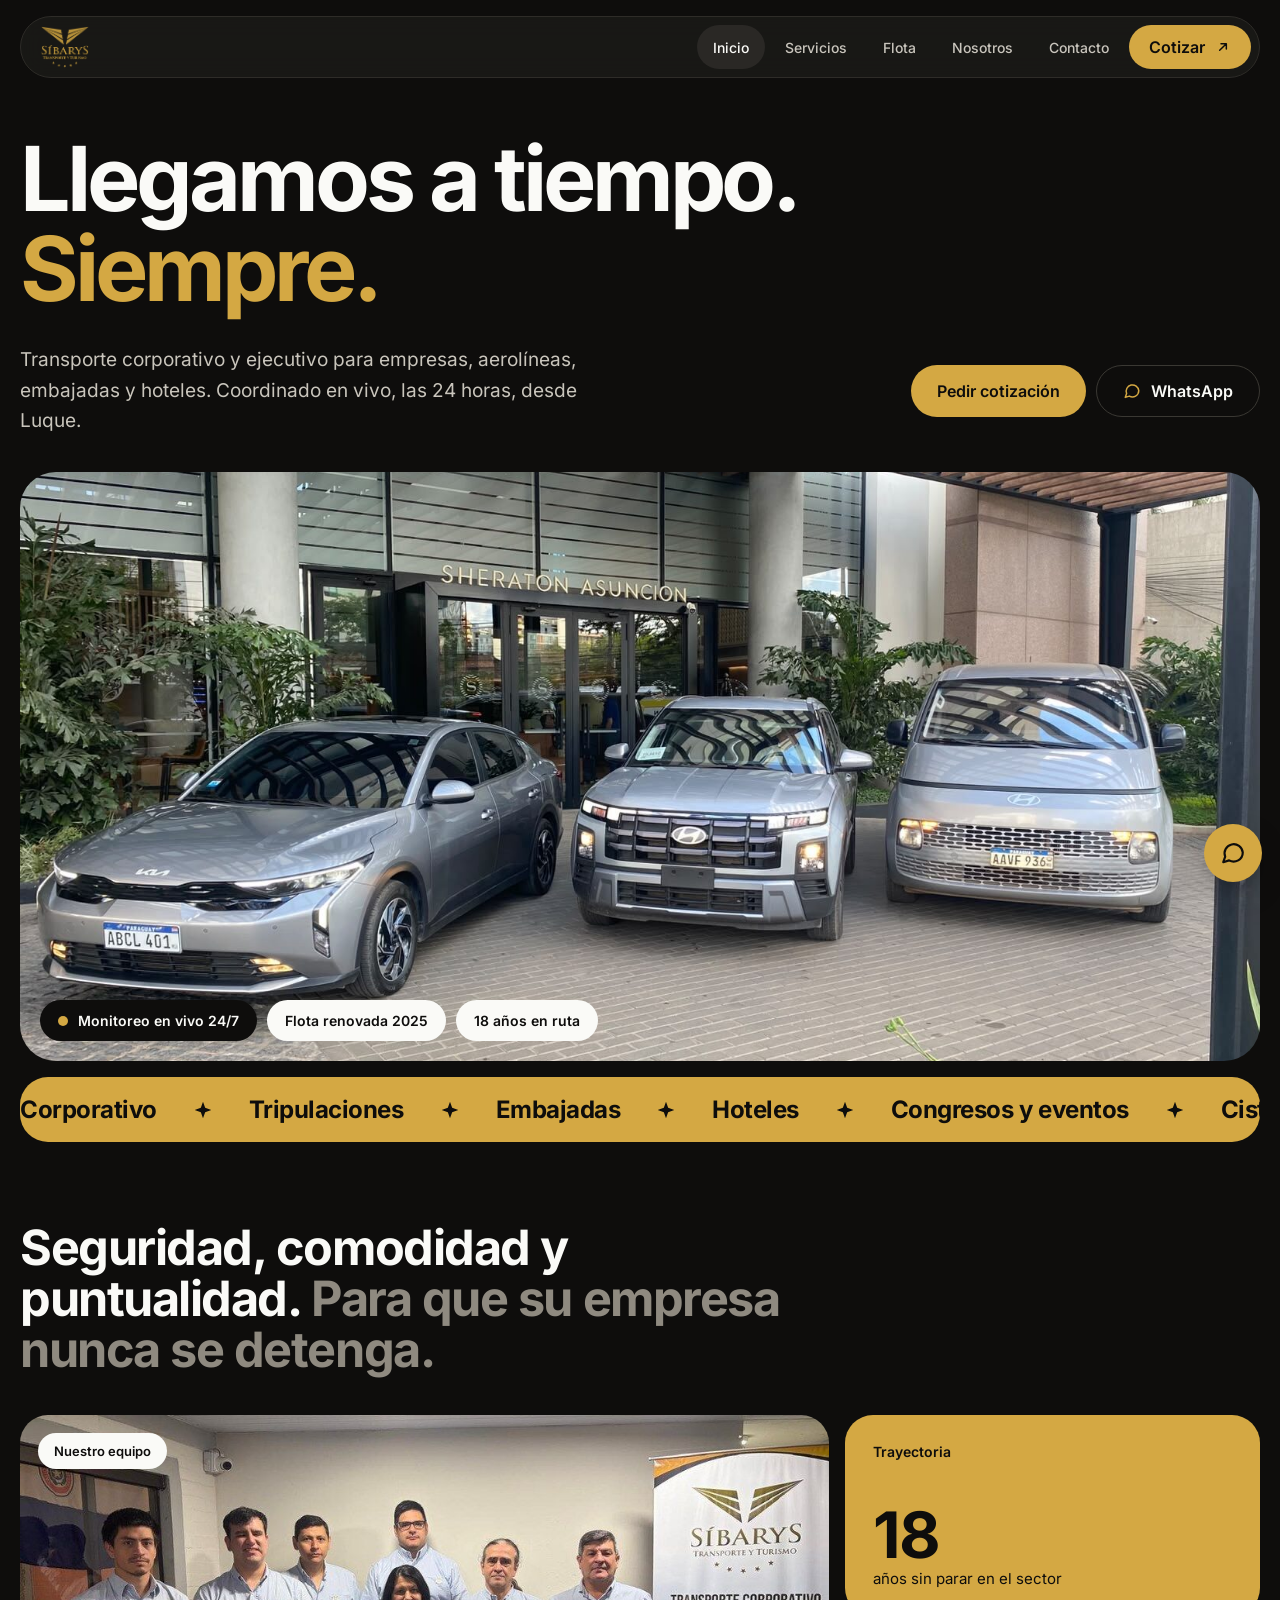
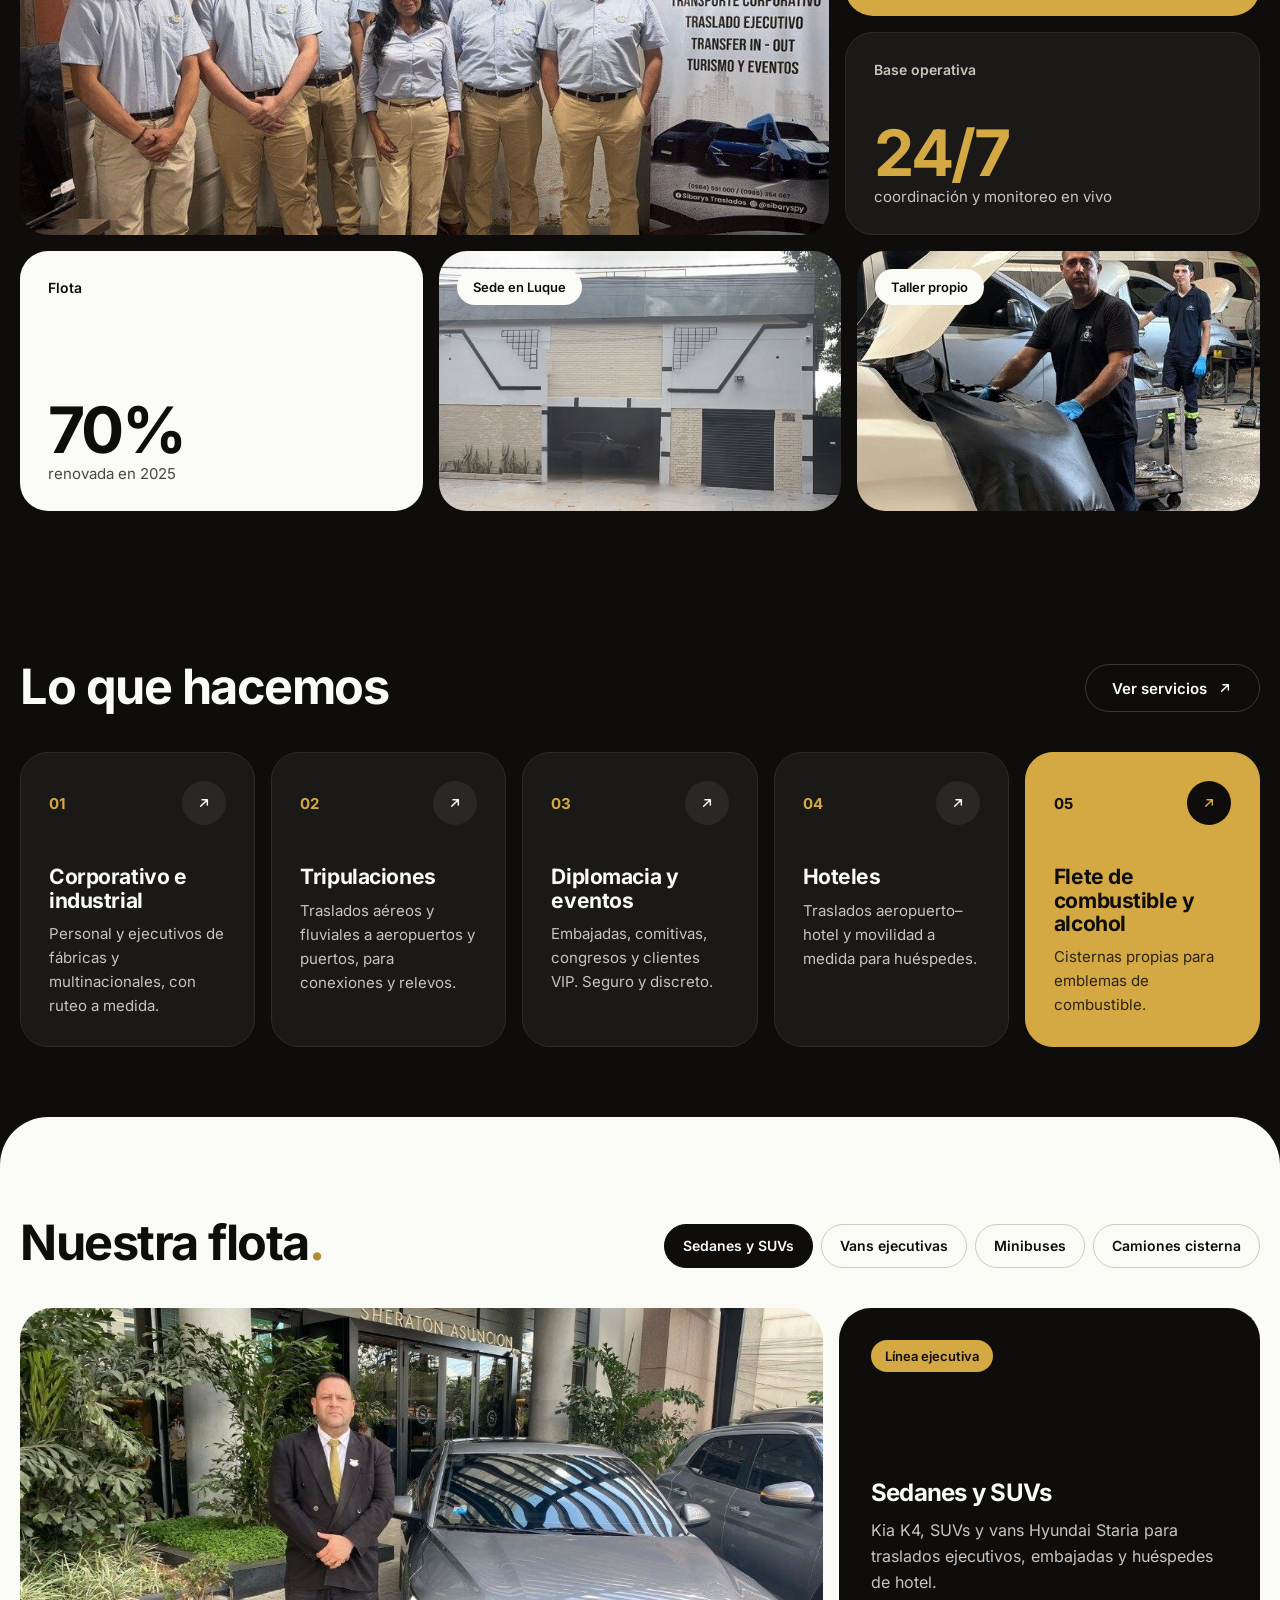
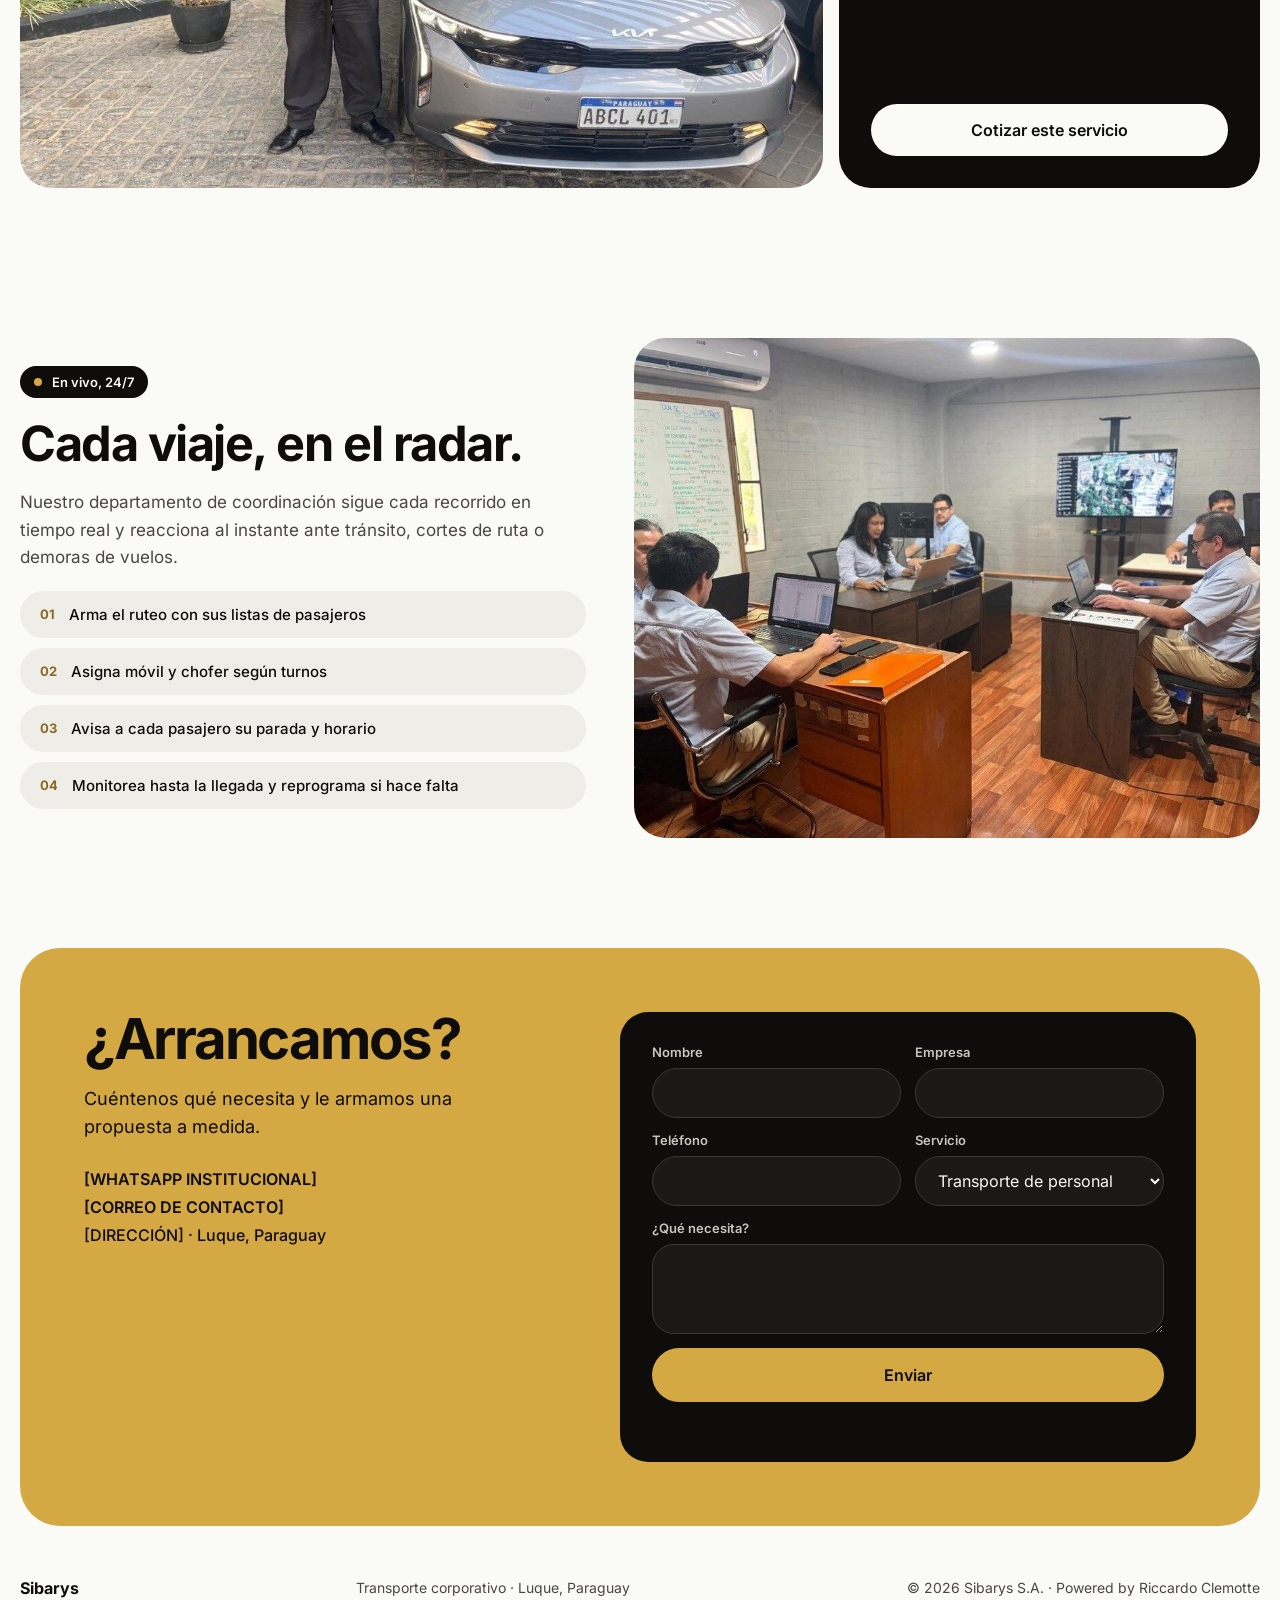
<file: index.html>
<!doctype html>
<html lang="es">
<head>
<meta charset="utf-8">
<meta name="viewport" content="width=device-width, initial-scale=1">
<title>Sibarys · Transporte corporativo en Paraguay</title>
<meta name="description" content="Transporte corporativo y ejecutivo para empresas, aerolíneas, embajadas y hoteles. Coordinación y monitoreo 24/7 desde Luque, Paraguay.">
<meta name="theme-color" content="#0E0D0C">
<meta property="og:title" content="Sibarys · Transporte corporativo en Paraguay">
<meta property="og:description" content="Transporte corporativo y ejecutivo para empresas, aerolíneas, embajadas y hoteles. Coordinación y monitoreo 24/7 desde Luque, Paraguay.">
<meta property="og:image" content="img/og.jpg">
<meta property="og:type" content="website">
<meta property="og:locale" content="es_PY">
<link rel="icon" type="image/png" href="img/favicon.png">
<link rel="preload" href="fonts/inter-latin-700-normal.woff2" as="font" type="font/woff2" crossorigin>
<link rel="stylesheet" href="styles.css">
<script src="app.js" defer></script>
</head>
<body>
<div class="nav-wrap contenedor">
  <header class="nav">
    <a class="nav-logo" href="index.html"><img src="img/logo.png" alt="Sibarys Transporte Corporativo" width="48" height="42"></a>
    <button class="btn-menu" type="button" aria-label="Abrir menú" aria-expanded="false"><svg aria-hidden="true" width="20" height="20" viewBox="0 0 24 24" fill="none" stroke="currentColor" stroke-width="2.2" stroke-linecap="round"><path d="M4 7h16M4 12h16M4 17h16"/></svg></button>
    <nav class="nav-links" aria-label="Principal">
      <a href="index.html" class="activo" aria-current="page">Inicio</a>
      <a href="servicios.html">Servicios</a>
      <a href="index.html#flota">Flota</a>
      <a href="index.html#nosotros">Nosotros</a>
      <a href="#contacto">Contacto</a>
      <a class="boton boton-oro" href="#contacto">Cotizar <svg aria-hidden="true" width="16" height="16" viewBox="0 0 24 24" fill="none" stroke="currentColor" stroke-width="2.2" stroke-linecap="round" stroke-linejoin="round"><path d="M7 17L17 7M9 7h8v8"/></svg></a>
    </nav>
  </header>
</div>

<main>
<section class="contenedor hero">
  <div class="hero-top">
    <h1>Llegamos a tiempo.<br><span class="oro">Siempre.</span></h1>
    <div class="hero-texto">
      <p>Transporte corporativo y ejecutivo para empresas, aerolíneas, embajadas y hoteles. Coordinado en vivo, las 24 horas, desde Luque.</p>
      <div class="acciones">
        <a class="boton boton-oro" href="#contacto">Pedir cotización</a>
        <a class="boton boton-borde" href="#contacto" data-whatsapp="#contacto"><span class="oro" style="display:flex"><svg aria-hidden="true" width="18" height="18" viewBox="0 0 24 24" fill="none" stroke="currentColor" stroke-width="2" stroke-linecap="round" stroke-linejoin="round"><path d="M21 11.5a8.4 8.4 0 0 1-12.6 7.3L3 20.5l1.8-5.2A8.4 8.4 0 1 1 21 11.5z"/></svg></span>WhatsApp</a>
      </div>
    </div>
  </div>
  <div class="hero-foto">
    <img src="img/linea-ejecutiva.jpg" alt="Sedán, SUV y van de la línea ejecutiva de Sibarys" width="1600" height="1200" fetchpriority="high">
    <div class="chips">
      <span class="chip chip-oscuro"><span class="punto vivo" aria-hidden="true"></span>Monitoreo en vivo 24/7</span>
      <span class="chip">Flota renovada 2025</span>
      <span class="chip">18 años en ruta</span>
    </div>
  </div>
</section>

<div class="contenedor"><div class="cinta-wrap" aria-hidden="true"><div class="cinta"><span>Corporativo</span><svg aria-hidden="true" width="20" height="20" viewBox="0 0 24 24"><path d="M12 2l2.6 7.4L22 12l-7.4 2.6L12 22l-2.6-7.4L2 12l7.4-2.6z" fill="currentColor"/></svg><span>Tripulaciones</span><svg aria-hidden="true" width="20" height="20" viewBox="0 0 24 24"><path d="M12 2l2.6 7.4L22 12l-7.4 2.6L12 22l-2.6-7.4L2 12l7.4-2.6z" fill="currentColor"/></svg><span>Embajadas</span><svg aria-hidden="true" width="20" height="20" viewBox="0 0 24 24"><path d="M12 2l2.6 7.4L22 12l-7.4 2.6L12 22l-2.6-7.4L2 12l7.4-2.6z" fill="currentColor"/></svg><span>Hoteles</span><svg aria-hidden="true" width="20" height="20" viewBox="0 0 24 24"><path d="M12 2l2.6 7.4L22 12l-7.4 2.6L12 22l-2.6-7.4L2 12l7.4-2.6z" fill="currentColor"/></svg><span>Congresos y eventos</span><svg aria-hidden="true" width="20" height="20" viewBox="0 0 24 24"><path d="M12 2l2.6 7.4L22 12l-7.4 2.6L12 22l-2.6-7.4L2 12l7.4-2.6z" fill="currentColor"/></svg><span>Cisternas</span><svg aria-hidden="true" width="20" height="20" viewBox="0 0 24 24"><path d="M12 2l2.6 7.4L22 12l-7.4 2.6L12 22l-2.6-7.4L2 12l7.4-2.6z" fill="currentColor"/></svg><span>Corporativo</span><svg aria-hidden="true" width="20" height="20" viewBox="0 0 24 24"><path d="M12 2l2.6 7.4L22 12l-7.4 2.6L12 22l-2.6-7.4L2 12l7.4-2.6z" fill="currentColor"/></svg><span>Tripulaciones</span><svg aria-hidden="true" width="20" height="20" viewBox="0 0 24 24"><path d="M12 2l2.6 7.4L22 12l-7.4 2.6L12 22l-2.6-7.4L2 12l7.4-2.6z" fill="currentColor"/></svg><span>Embajadas</span><svg aria-hidden="true" width="20" height="20" viewBox="0 0 24 24"><path d="M12 2l2.6 7.4L22 12l-7.4 2.6L12 22l-2.6-7.4L2 12l7.4-2.6z" fill="currentColor"/></svg><span>Hoteles</span><svg aria-hidden="true" width="20" height="20" viewBox="0 0 24 24"><path d="M12 2l2.6 7.4L22 12l-7.4 2.6L12 22l-2.6-7.4L2 12l7.4-2.6z" fill="currentColor"/></svg><span>Congresos y eventos</span><svg aria-hidden="true" width="20" height="20" viewBox="0 0 24 24"><path d="M12 2l2.6 7.4L22 12l-7.4 2.6L12 22l-2.6-7.4L2 12l7.4-2.6z" fill="currentColor"/></svg><span>Cisternas</span><svg aria-hidden="true" width="20" height="20" viewBox="0 0 24 24"><path d="M12 2l2.6 7.4L22 12l-7.4 2.6L12 22l-2.6-7.4L2 12l7.4-2.6z" fill="currentColor"/></svg></div></div></div>

<section class="contenedor seccion" id="nosotros" style="padding-top:80px">
  <h2 class="titulo-seccion" style="max-width:820px;margin-bottom:40px">Seguridad, comodidad y puntualidad. <span class="gris-medio">Para que su empresa nunca se detenga.</span></h2>
  <div class="bento">
    <div class="bento-fila">
      <div class="tile" style="flex:2 1 540px;height:420px"><img src="img/equipo.jpg" alt="Equipo de Sibarys" loading="lazy"><span class="chip">Nuestro equipo</span></div>
      <div style="flex:1 1 280px;min-width:0;display:flex;flex-direction:column;gap:16px">
        <div class="tile tile-dato t-oro" style="flex:1 1 auto"><span class="rotulo">Trayectoria</span><div><div class="numero">18</div><div class="detalle">años sin parar en el sector</div></div></div>
        <div class="tile tile-dato t-carbon" style="flex:1 1 auto"><span class="rotulo">Base operativa</span><div><div class="numero">24/7</div><div class="detalle">coordinación y monitoreo en vivo</div></div></div>
      </div>
    </div>
    <div class="bento-fila">
      <div class="tile tile-dato t-blanco" style="flex:1 1 280px"><span class="rotulo">Flota</span><div><div class="numero">70%</div><div class="detalle">renovada en 2025</div></div></div>
      <div class="tile" style="flex:1 1 280px;height:260px"><img src="img/sede.jpg" alt="Fachada de la sede de Sibarys en Luque" loading="lazy"><span class="chip">Sede en Luque</span></div>
      <div class="tile" style="flex:1 1 280px;height:260px"><img src="img/taller.jpg" alt="Taller de mantenimiento propio" loading="lazy"><span class="chip">Taller propio</span></div>
    </div>
  </div>
</section>

<section class="contenedor seccion" style="padding-bottom:0">
  <div class="cabecera">
    <h2 class="titulo-seccion">Lo que hacemos</h2>
    <a class="boton boton-borde" href="servicios.html" style="min-height:48px;font-size:15px">Ver servicios <svg aria-hidden="true" width="16" height="16" viewBox="0 0 24 24" fill="none" stroke="currentColor" stroke-width="2.2" stroke-linecap="round" stroke-linejoin="round"><path d="M7 17L17 7M9 7h8v8"/></svg></a>
  </div>
  <div class="grilla-servicios">
      <a class="tarjeta-servicio" href="servicios.html">
        <div class="top"><span class="num">01</span><span class="flecha"><svg aria-hidden="true" width="16" height="16" viewBox="0 0 24 24" fill="none" stroke="currentColor" stroke-width="2.2" stroke-linecap="round" stroke-linejoin="round"><path d="M7 17L17 7M9 7h8v8"/></svg></span></div>
        <div><h3>Corporativo e industrial</h3><p>Personal y ejecutivos de fábricas y multinacionales, con ruteo a medida.</p></div>
      </a>
      <a class="tarjeta-servicio" href="servicios.html">
        <div class="top"><span class="num">02</span><span class="flecha"><svg aria-hidden="true" width="16" height="16" viewBox="0 0 24 24" fill="none" stroke="currentColor" stroke-width="2.2" stroke-linecap="round" stroke-linejoin="round"><path d="M7 17L17 7M9 7h8v8"/></svg></span></div>
        <div><h3>Tripulaciones</h3><p>Traslados aéreos y fluviales a aeropuertos y puertos, para conexiones y relevos.</p></div>
      </a>
      <a class="tarjeta-servicio" href="servicios.html">
        <div class="top"><span class="num">03</span><span class="flecha"><svg aria-hidden="true" width="16" height="16" viewBox="0 0 24 24" fill="none" stroke="currentColor" stroke-width="2.2" stroke-linecap="round" stroke-linejoin="round"><path d="M7 17L17 7M9 7h8v8"/></svg></span></div>
        <div><h3>Diplomacia y eventos</h3><p>Embajadas, comitivas, congresos y clientes VIP. Seguro y discreto.</p></div>
      </a>
      <a class="tarjeta-servicio" href="servicios.html">
        <div class="top"><span class="num">04</span><span class="flecha"><svg aria-hidden="true" width="16" height="16" viewBox="0 0 24 24" fill="none" stroke="currentColor" stroke-width="2.2" stroke-linecap="round" stroke-linejoin="round"><path d="M7 17L17 7M9 7h8v8"/></svg></span></div>
        <div><h3>Hoteles</h3><p>Traslados aeropuerto–hotel y movilidad a medida para huéspedes.</p></div>
      </a>
      <a class="tarjeta-servicio destacada" href="servicios.html">
        <div class="top"><span class="num">05</span><span class="flecha"><svg aria-hidden="true" width="16" height="16" viewBox="0 0 24 24" fill="none" stroke="currentColor" stroke-width="2.2" stroke-linecap="round" stroke-linejoin="round"><path d="M7 17L17 7M9 7h8v8"/></svg></span></div>
        <div><h3>Flete de combustible y alcohol</h3><p>Cisternas propias para emblemas de combustible.</p></div>
      </a>
  </div>
</section>

<div class="zona-clara">
  <section class="contenedor seccion" id="flota" data-visor>
    <script type="application/json">[{"nombre": "Sedanes y SUVs", "etiqueta": "Línea ejecutiva", "texto": "Kia K4, SUVs y vans Hyundai Staria para traslados ejecutivos, embajadas y huéspedes de hotel.", "foto": "img/sedan-chofer.jpg", "alt": "Chofer de Sibarys junto a un Kia K4"}, {"nombre": "Vans ejecutivas", "etiqueta": "Hyundai Staria", "texto": "Para grupos chicos, tripulaciones y comitivas, con todo el confort de la línea ejecutiva.", "foto": "img/vans.jpg", "alt": "Tres vans Hyundai Staria de Sibarys"}, {"nombre": "Minibuses", "etiqueta": "Sprinter y Master", "texto": "Mercedes-Benz Sprinter y Renault Master para transporte de personal, grupos y eventos de gran envergadura.", "foto": "img/minibuses.jpg", "alt": "Minibuses Mercedes-Benz Sprinter en el tinglado de Sibarys", "pos": "center 65%"}, {"nombre": "Camiones cisterna", "etiqueta": "Scania e Iveco", "texto": "Flete de combustible y alcohol en cisternas propias para emblemas de combustible.", "foto": "img/cisterna-scania.jpg", "alt": "Camión Scania con cisterna"}]</script>
    <div class="cabecera">
      <h2 class="titulo-seccion">Nuestra flota<span style="color:#B08A35">.</span></h2>
      <div class="pestanas" role="tablist" aria-label="Tipos de vehículo"><button class="pestana" type="button" role="tab" aria-selected="true">Sedanes y SUVs</button><button class="pestana" type="button" role="tab" aria-selected="false">Vans ejecutivas</button><button class="pestana" type="button" role="tab" aria-selected="false">Minibuses</button><button class="pestana" type="button" role="tab" aria-selected="false">Camiones cisterna</button></div>
    </div>
    <div class="visor">
      <div class="visor-foto"><img data-campo="foto" src="img/sedan-chofer.jpg" alt="Chofer de Sibarys junto a un Kia K4" loading="lazy"></div>
      <div class="visor-info">
        <span class="etiqueta" data-campo="etiqueta">Línea ejecutiva</span>
        <div><h3 data-campo="nombre">Sedanes y SUVs</h3><p data-campo="texto">Kia K4, SUVs y vans Hyundai Staria para traslados ejecutivos, embajadas y huéspedes de hotel.</p></div>
        <a class="boton boton-blanco" href="#contacto">Cotizar este servicio</a>
      </div>
    </div>
  </section>

  <section class="contenedor coordinacion" style="padding-top:110px">
    <div class="coordinacion-texto">
      <span class="chip chip-oscuro" style="align-self:flex-start;font-size:13px;padding:8px 14px"><span class="punto vivo" aria-hidden="true" style="width:8px;height:8px"></span>En vivo, 24/7</span>
      <h2 class="titulo-seccion">Cada viaje, en el radar.</h2>
      <p>Nuestro departamento de coordinación sigue cada recorrido en tiempo real y reacciona al instante ante tránsito, cortes de ruta o demoras de vuelos.</p>
      <ol class="pasos">
        <li><span>01</span>Arma el ruteo con sus listas de pasajeros</li>
        <li><span>02</span>Asigna móvil y chofer según turnos</li>
        <li><span>03</span>Avisa a cada pasajero su parada y horario</li>
        <li><span>04</span>Monitorea hasta la llegada y reprograma si hace falta</li>
      </ol>
    </div>
    <div class="coordinacion-foto"><img src="img/monitoreo.jpg" alt="Sala de monitoreo de Sibarys" loading="lazy"></div>
  </section>
</div>
</main>
<section class="contacto" id="contacto">
  <div class="contacto-caja">
    <div class="contacto-texto">
      <h2>¿Arrancamos?</h2>
      <p>Cuéntenos qué necesita y le armamos una propuesta a medida.</p>
      <div class="datos">
        <span>[WHATSAPP INSTITUCIONAL]</span>
        <span>[CORREO DE CONTACTO]</span>
        <span style="font-weight:500">[DIRECCIÓN] · Luque, Paraguay</span>
      </div>
    </div>
    <form class="formulario" novalidate>
      <label>Nombre<input name="nombre" type="text" autocomplete="name" required></label>
      <label>Empresa<input name="empresa" type="text" autocomplete="organization"></label>
      <label>Teléfono<input name="telefono" type="tel" autocomplete="tel" required></label>
      <label>Servicio
        <select name="servicio">
          <option>Transporte de personal</option>
          <option>Traslados ejecutivos</option>
          <option>Tripulaciones</option>
          <option>Embajadas y eventos</option>
          <option>Hoteles</option>
          <option>Flete en cisterna</option>
        </select>
      </label>
      <label class="ancho">¿Qué necesita?<textarea name="mensaje" rows="3"></textarea></label>
      <button class="boton boton-oro" type="submit">Enviar</button>
      <p class="aviso-form" role="status" aria-live="polite"></p>
    </form>
  </div>
</section>
<footer class="pie">
  <div class="contenedor">
    <strong>Sibarys</strong>
    <span>Transporte corporativo · Luque, Paraguay</span>
    <span>© 2026 Sibarys S.A. · Powered by Riccardo Clemotte</span>
  </div>
</footer>
<a class="wa-flotante" href="#contacto" data-whatsapp="#contacto" aria-label="Escribir por WhatsApp"><svg aria-hidden="true" width="26" height="26" viewBox="0 0 24 24" fill="none" stroke="currentColor" stroke-width="2" stroke-linecap="round" stroke-linejoin="round"><path d="M21 11.5a8.4 8.4 0 0 1-12.6 7.3L3 20.5l1.8-5.2A8.4 8.4 0 1 1 21 11.5z"/></svg></a>
</body>
</html>
</file>
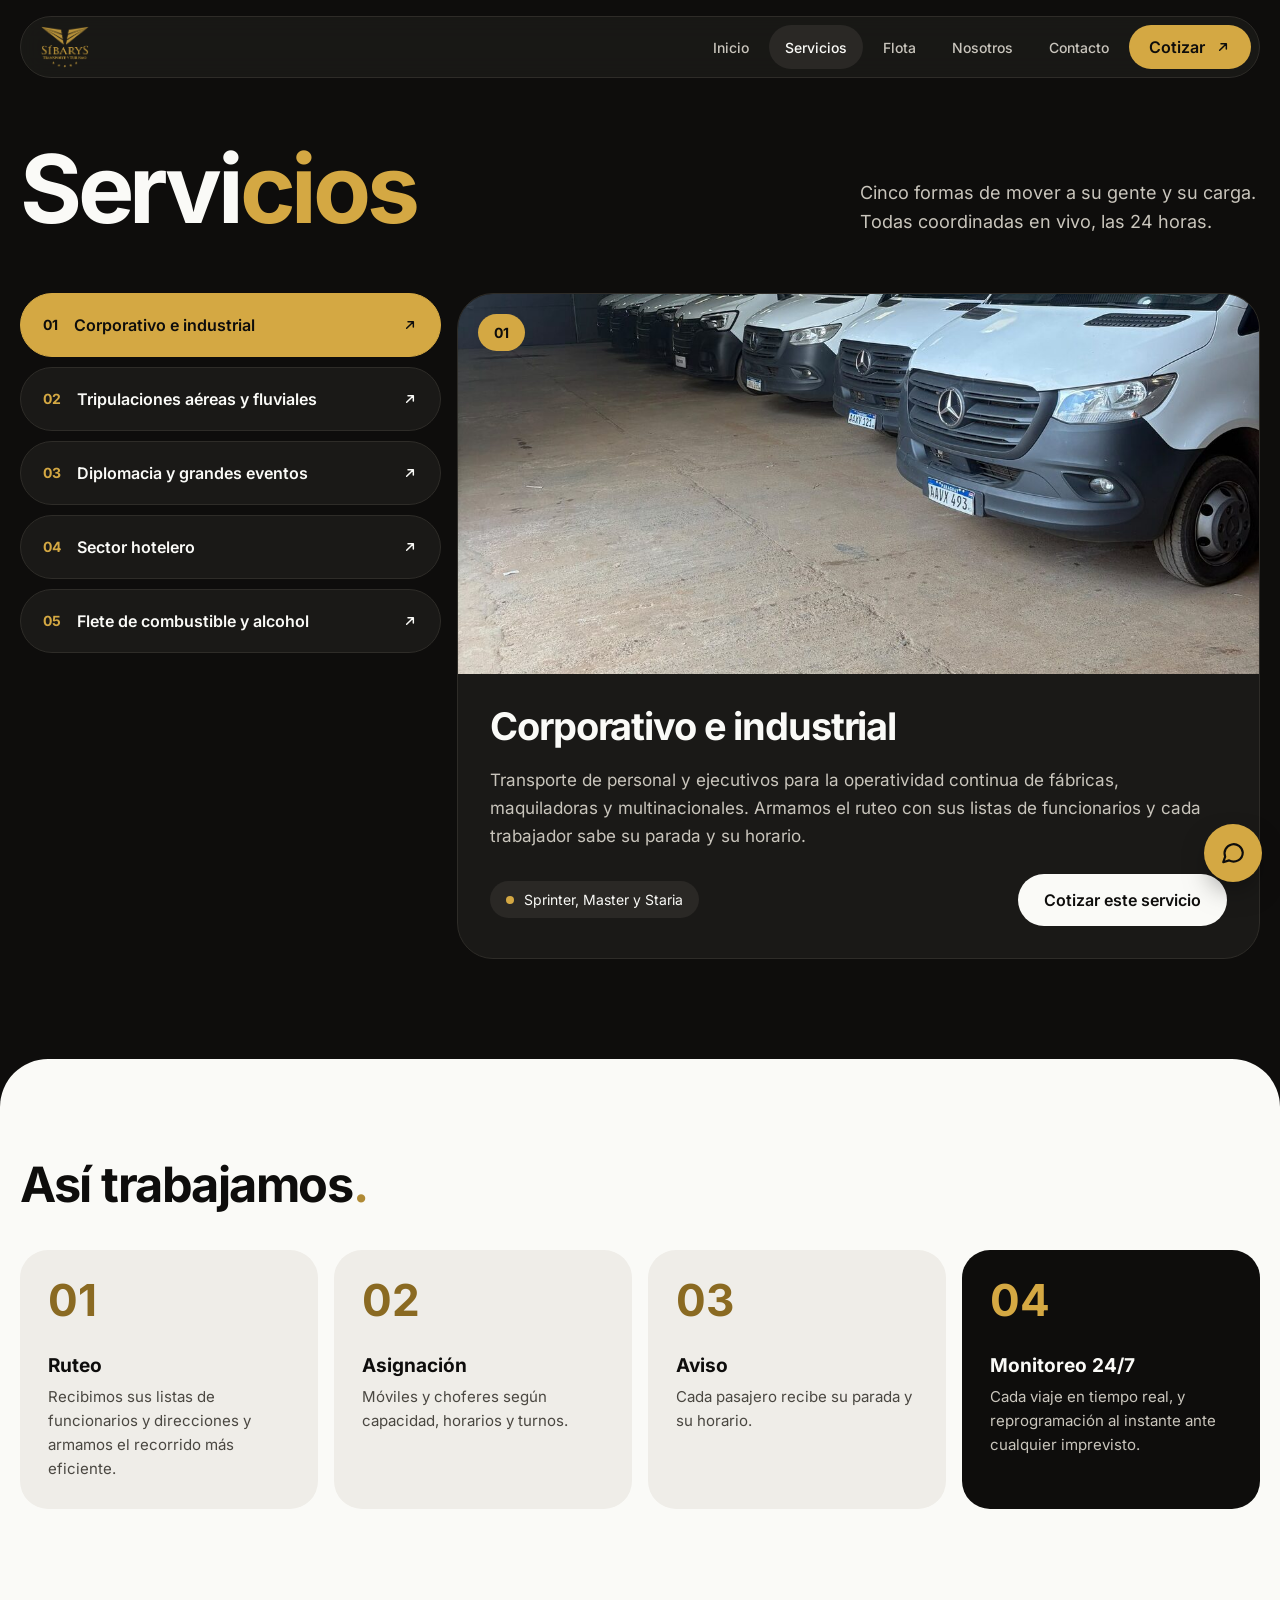
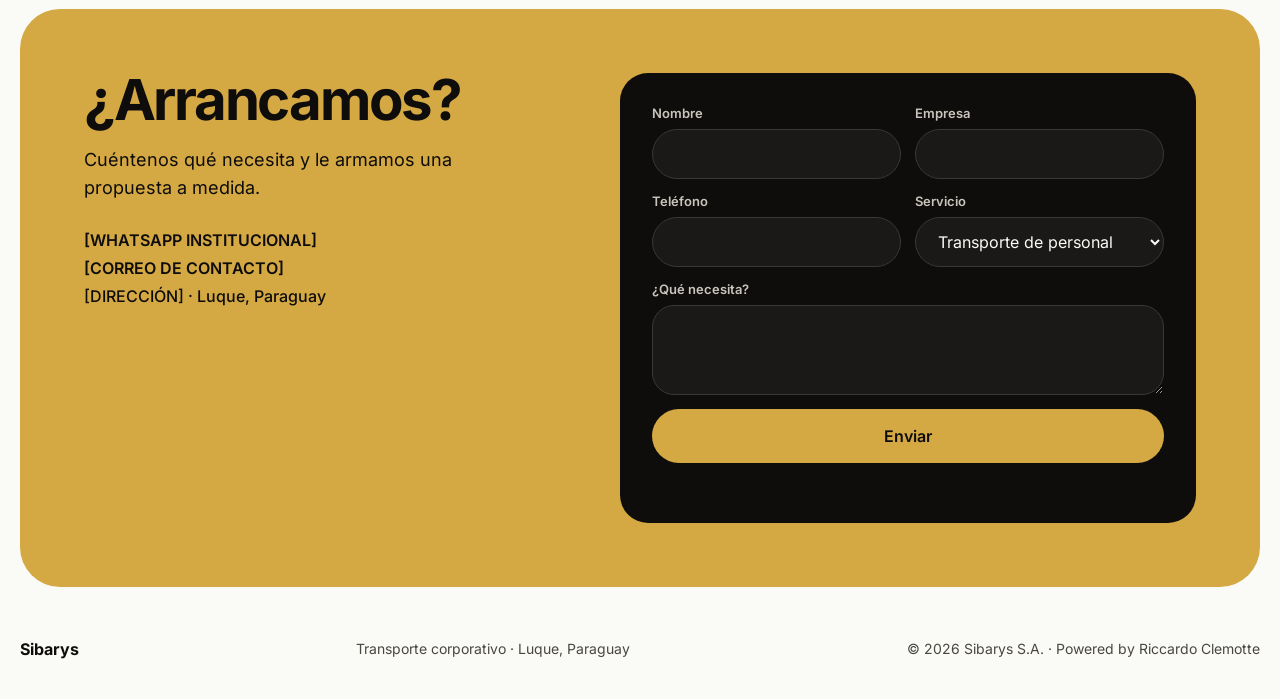
<file: servicios.html>
<!doctype html>
<html lang="es">
<head>
<meta charset="utf-8">
<meta name="viewport" content="width=device-width, initial-scale=1">
<title>Servicios · Sibarys Transporte Corporativo</title>
<meta name="description" content="Transporte de personal, tripulaciones, embajadas y eventos, hoteles y flete de combustible en cisternas propias. Coordinación 24/7.">
<meta name="theme-color" content="#0E0D0C">
<meta property="og:title" content="Servicios · Sibarys Transporte Corporativo">
<meta property="og:description" content="Transporte de personal, tripulaciones, embajadas y eventos, hoteles y flete de combustible en cisternas propias. Coordinación 24/7.">
<meta property="og:image" content="img/og.jpg">
<meta property="og:type" content="website">
<meta property="og:locale" content="es_PY">
<link rel="icon" type="image/png" href="img/favicon.png">
<link rel="preload" href="fonts/inter-latin-700-normal.woff2" as="font" type="font/woff2" crossorigin>
<link rel="stylesheet" href="styles.css">
<script src="app.js" defer></script>
</head>
<body>
<div class="nav-wrap contenedor">
  <header class="nav">
    <a class="nav-logo" href="index.html"><img src="img/logo.png" alt="Sibarys Transporte Corporativo" width="48" height="42"></a>
    <button class="btn-menu" type="button" aria-label="Abrir menú" aria-expanded="false"><svg aria-hidden="true" width="20" height="20" viewBox="0 0 24 24" fill="none" stroke="currentColor" stroke-width="2.2" stroke-linecap="round"><path d="M4 7h16M4 12h16M4 17h16"/></svg></button>
    <nav class="nav-links" aria-label="Principal">
      <a href="index.html">Inicio</a>
      <a href="servicios.html" class="activo" aria-current="page">Servicios</a>
      <a href="index.html#flota">Flota</a>
      <a href="index.html#nosotros">Nosotros</a>
      <a href="#contacto">Contacto</a>
      <a class="boton boton-oro" href="#contacto">Cotizar <svg aria-hidden="true" width="16" height="16" viewBox="0 0 24 24" fill="none" stroke="currentColor" stroke-width="2.2" stroke-linecap="round" stroke-linejoin="round"><path d="M7 17L17 7M9 7h8v8"/></svg></a>
    </nav>
  </header>
</div>

<main>
<section class="contenedor titulo-pagina">
  <h1>Servi<span class="oro">cios</span></h1>
  <p>Cinco formas de mover a su gente y su carga. Todas coordinadas en vivo, las 24 horas.</p>
</section>

<section class="contenedor explorador" data-visor>
  <script type="application/json">[{"num": "01", "nombre": "Corporativo e industrial", "texto": "Transporte de personal y ejecutivos para la operatividad continua de fábricas, maquiladoras y multinacionales. Armamos el ruteo con sus listas de funcionarios y cada trabajador sabe su parada y su horario.", "unidades": "Sprinter, Master y Staria", "foto": "img/minibuses.jpg", "alt": "Minibuses Mercedes-Benz Sprinter en el tinglado de Sibarys", "pos": "center 65%"}, {"num": "02", "nombre": "Tripulaciones aéreas y fluviales", "texto": "Traslados de alta precisión y puntualidad hacia aeropuertos y puertos para conexiones y relevos. Ante demoras de vuelos o cambios de último momento, reprogramamos al instante.", "unidades": "Vans y minibuses", "foto": "img/vans.jpg", "alt": "Vans Hyundai Staria de Sibarys"}, {"num": "03", "nombre": "Diplomacia y grandes eventos", "texto": "Logística a gran escala, segura y discreta para embajadas, comitivas, agencias de turismo, congresos y clientes VIP.", "unidades": "Sedanes, SUVs y vans", "foto": "img/sedan-chofer.jpg", "alt": "Chofer de Sibarys junto a un Kia K4"}, {"num": "04", "nombre": "Sector hotelero", "texto": "Movilidad a medida para hoteles: traslados aeropuerto–hotel (in/out) y servicios para sus huéspedes, con atención personalizada.", "unidades": "Línea ejecutiva", "foto": "img/linea-ejecutiva.jpg", "alt": "Sedán, SUV y van de la línea ejecutiva de Sibarys frente a un hotel"}, {"num": "05", "nombre": "Flete de combustible y alcohol", "texto": "Transporte de combustible y alcohol en cisternas propias para emblemas de combustible.", "unidades": "Scania e Iveco con cisterna", "foto": "img/cisterna-iveco.jpg", "alt": "Camión Iveco con cisterna de alcohol"}]</script>
  <div class="lista-servicios" role="tablist" aria-label="Servicios"><button class="item-servicio" type="button" role="tab" aria-selected="true"><span class="num">01</span><span class="nombre">Corporativo e industrial</span><svg aria-hidden="true" width="16" height="16" viewBox="0 0 24 24" fill="none" stroke="currentColor" stroke-width="2.2" stroke-linecap="round" stroke-linejoin="round"><path d="M7 17L17 7M9 7h8v8"/></svg></button><button class="item-servicio" type="button" role="tab" aria-selected="false"><span class="num">02</span><span class="nombre">Tripulaciones aéreas y fluviales</span><svg aria-hidden="true" width="16" height="16" viewBox="0 0 24 24" fill="none" stroke="currentColor" stroke-width="2.2" stroke-linecap="round" stroke-linejoin="round"><path d="M7 17L17 7M9 7h8v8"/></svg></button><button class="item-servicio" type="button" role="tab" aria-selected="false"><span class="num">03</span><span class="nombre">Diplomacia y grandes eventos</span><svg aria-hidden="true" width="16" height="16" viewBox="0 0 24 24" fill="none" stroke="currentColor" stroke-width="2.2" stroke-linecap="round" stroke-linejoin="round"><path d="M7 17L17 7M9 7h8v8"/></svg></button><button class="item-servicio" type="button" role="tab" aria-selected="false"><span class="num">04</span><span class="nombre">Sector hotelero</span><svg aria-hidden="true" width="16" height="16" viewBox="0 0 24 24" fill="none" stroke="currentColor" stroke-width="2.2" stroke-linecap="round" stroke-linejoin="round"><path d="M7 17L17 7M9 7h8v8"/></svg></button><button class="item-servicio" type="button" role="tab" aria-selected="false"><span class="num">05</span><span class="nombre">Flete de combustible y alcohol</span><svg aria-hidden="true" width="16" height="16" viewBox="0 0 24 24" fill="none" stroke="currentColor" stroke-width="2.2" stroke-linecap="round" stroke-linejoin="round"><path d="M7 17L17 7M9 7h8v8"/></svg></button></div>
  <article class="detalle-servicio">
    <div class="detalle-foto">
      <img data-campo="foto" src="img/minibuses.jpg" alt="Minibuses Mercedes-Benz Sprinter en el tinglado de Sibarys" style="object-position:center 65%">
      <span class="etiqueta" data-campo="num">01</span>
    </div>
    <div class="detalle-cuerpo">
      <h2 data-campo="nombre">Corporativo e industrial</h2>
      <p data-campo="texto">Transporte de personal y ejecutivos para la operatividad continua de fábricas, maquiladoras y multinacionales. Armamos el ruteo con sus listas de funcionarios y cada trabajador sabe su parada y su horario.</p>
      <div class="detalle-pie">
        <span class="unidades"><span class="punto" aria-hidden="true"></span><span data-campo="unidades">Sprinter, Master y Staria</span></span>
        <a class="boton boton-blanco" href="#contacto">Cotizar este servicio</a>
      </div>
    </div>
  </article>
</section>

<div class="zona-clara" style="margin-top:0">
  <section class="contenedor seccion" style="padding-bottom:100px">
    <h2 class="titulo-seccion" style="margin-bottom:40px">Así trabajamos<span style="color:#B08A35">.</span></h2>
    <ol class="grilla-pasos">
      <li><span class="n">01</span><div><h3>Ruteo</h3><p>Recibimos sus listas de funcionarios y direcciones y armamos el recorrido más eficiente.</p></div></li>
      <li><span class="n">02</span><div><h3>Asignación</h3><p>Móviles y choferes según capacidad, horarios y turnos.</p></div></li>
      <li><span class="n">03</span><div><h3>Aviso</h3><p>Cada pasajero recibe su parada y su horario.</p></div></li>
      <li class="oscuro"><span class="n">04</span><div><h3>Monitoreo 24/7</h3><p>Cada viaje en tiempo real, y reprogramación al instante ante cualquier imprevisto.</p></div></li>
    </ol>
  </section>
</div>
</main>
<section class="contacto" id="contacto">
  <div class="contacto-caja">
    <div class="contacto-texto">
      <h2>¿Arrancamos?</h2>
      <p>Cuéntenos qué necesita y le armamos una propuesta a medida.</p>
      <div class="datos">
        <span>[WHATSAPP INSTITUCIONAL]</span>
        <span>[CORREO DE CONTACTO]</span>
        <span style="font-weight:500">[DIRECCIÓN] · Luque, Paraguay</span>
      </div>
    </div>
    <form class="formulario" novalidate>
      <label>Nombre<input name="nombre" type="text" autocomplete="name" required></label>
      <label>Empresa<input name="empresa" type="text" autocomplete="organization"></label>
      <label>Teléfono<input name="telefono" type="tel" autocomplete="tel" required></label>
      <label>Servicio
        <select name="servicio">
          <option>Transporte de personal</option>
          <option>Traslados ejecutivos</option>
          <option>Tripulaciones</option>
          <option>Embajadas y eventos</option>
          <option>Hoteles</option>
          <option>Flete en cisterna</option>
        </select>
      </label>
      <label class="ancho">¿Qué necesita?<textarea name="mensaje" rows="3"></textarea></label>
      <button class="boton boton-oro" type="submit">Enviar</button>
      <p class="aviso-form" role="status" aria-live="polite"></p>
    </form>
  </div>
</section>
<footer class="pie">
  <div class="contenedor">
    <strong>Sibarys</strong>
    <span>Transporte corporativo · Luque, Paraguay</span>
    <span>© 2026 Sibarys S.A. · Powered by Riccardo Clemotte</span>
  </div>
</footer>
<a class="wa-flotante" href="#contacto" data-whatsapp="#contacto" aria-label="Escribir por WhatsApp"><svg aria-hidden="true" width="26" height="26" viewBox="0 0 24 24" fill="none" stroke="currentColor" stroke-width="2" stroke-linecap="round" stroke-linejoin="round"><path d="M21 11.5a8.4 8.4 0 0 1-12.6 7.3L3 20.5l1.8-5.2A8.4 8.4 0 1 1 21 11.5z"/></svg></a>
</body>
</html>
</file>
<file: styles.css>
@font-face { font-family: "Inter"; font-style: normal; font-weight: 400; font-display: swap; src: url("fonts/inter-latin-400-normal.woff2") format("woff2"); }
@font-face { font-family: "Inter"; font-style: normal; font-weight: 500; font-display: swap; src: url("fonts/inter-latin-500-normal.woff2") format("woff2"); }
@font-face { font-family: "Inter"; font-style: normal; font-weight: 600; font-display: swap; src: url("fonts/inter-latin-600-normal.woff2") format("woff2"); }
@font-face { font-family: "Inter"; font-style: normal; font-weight: 700; font-display: swap; src: url("fonts/inter-latin-700-normal.woff2") format("woff2"); }

:root {
  --negro: #0E0D0C;
  --carbon: #1A1917;
  --gris: #2A2825;
  --borde: #2E2C28;
  --borde-claro: #3A3833;
  --texto-suave: #C9C5BC;
  --blanco: #FAFAF7;
  --claro: #EFEDE8;
  --gris-texto: #4A4741;
  --oro: #D4A843;
  --oro-texto: #8A6A22;
  --display: Inter, system-ui, -apple-system, "Segoe UI", sans-serif;
}

* { box-sizing: border-box; }
html { scroll-behavior: smooth; }
body {
  margin: 0;
  font-family: Inter, system-ui, -apple-system, "Segoe UI", sans-serif;
  background: var(--negro);
  color: var(--blanco);
  overflow-x: hidden;
  -webkit-font-smoothing: antialiased;
}
img { display: block; max-width: 100%; }
a { color: inherit; }
h1, h2, h3 { margin: 0; }
p { margin: 0; }

.contenedor { max-width: 1280px; margin: 0 auto; padding-left: 20px; padding-right: 20px; }
.display { font-family: var(--display); letter-spacing: -0.03em; }
.oro { color: var(--oro); }

/* ---------- Navegación ---------- */
.nav-wrap { position: sticky; top: 0; z-index: 20; padding-top: 16px; }
.nav {
  display: flex; align-items: center; justify-content: space-between; gap: 12px;
  padding: 8px 8px 8px 20px;
  background: rgba(26, 25, 23, 0.92); backdrop-filter: blur(12px);
  border: 1px solid var(--borde); border-radius: 999px;
}
.nav-logo img { height: 42px; width: auto; }
.nav-links { display: flex; align-items: center; gap: 4px; font-size: 14px; font-weight: 500; }
.nav-links a {
  display: inline-flex; align-items: center; min-height: 44px; padding: 0 16px;
  border-radius: 999px; color: var(--texto-suave); text-decoration: none;
}
.nav-links a:hover { color: var(--blanco); }
.nav-links a.activo { background: var(--gris); color: var(--blanco); }
.btn-menu { display: none; }

.boton {
  display: inline-flex; align-items: center; justify-content: center; gap: 10px;
  min-height: 52px; padding: 0 26px; border-radius: 999px;
  font-weight: 600; font-size: 16px; text-decoration: none; border: 0; cursor: pointer;
  font-family: inherit; transition: transform .15s ease, filter .15s ease;
}
.boton:hover { transform: translateY(-1px); filter: brightness(1.06); }
.boton-oro { background: var(--oro); color: var(--negro); }
.boton-borde { border: 1px solid var(--borde-claro); color: var(--blanco); background: transparent; }
.boton-negro { background: var(--negro); color: var(--blanco); }
.boton-borde-negro { border: 1.5px solid var(--negro); color: var(--negro); background: transparent; }
.boton-blanco { background: var(--blanco); color: var(--negro); }
.nav-links .boton { min-height: 44px; padding: 0 20px; color: var(--negro); }

@media (max-width: 900px) {
  .btn-menu {
    display: inline-flex; align-items: center; justify-content: center;
    width: 44px; height: 44px; border-radius: 999px; border: 0;
    background: var(--gris); color: var(--blanco); cursor: pointer;
  }
  .nav { flex-wrap: wrap; border-radius: 28px; }
  .nav-links { display: none; width: 100%; flex-direction: column; align-items: stretch; padding: 8px 4px 6px; }
  .nav.abierto .nav-links { display: flex; }
  .nav-links .boton { justify-content: center; margin-top: 4px; }
}

/* ---------- Hero ---------- */
.hero { padding-top: 56px; padding-bottom: 0; display: flex; flex-direction: column; gap: 36px; }
.hero-top { display: flex; flex-direction: column; gap: 32px; }
.hero h1 {
  font-family: var(--display); font-weight: 700;
  font-size: clamp(42px, 7vw, 104px); line-height: 1; letter-spacing: -0.045em;
  min-width: 0;
}
.hero-texto { display: flex; flex-wrap: wrap; align-items: center; justify-content: space-between; gap: 22px 40px; }
.hero-texto p { font-size: 19px; line-height: 1.6; color: var(--texto-suave); flex: 1 1 420px; max-width: 620px; }
.acciones { display: flex; flex-wrap: wrap; gap: 10px; }
.hero-foto { position: relative; border-radius: 36px; overflow: hidden; }
.hero-foto img { width: 100%; height: clamp(320px, 46vw, 620px); object-fit: cover; }
.chips { position: absolute; left: 20px; right: 20px; bottom: 20px; display: flex; flex-wrap: wrap; gap: 10px; }
.chip {
  display: inline-flex; align-items: center; gap: 10px; padding: 12px 18px; border-radius: 999px;
  background: var(--blanco); color: var(--negro); font-size: 14px; font-weight: 600;
}
.chip-oscuro { background: var(--negro); color: var(--blanco); }
.punto { width: 10px; height: 10px; border-radius: 999px; background: var(--oro); }
.punto.vivo { animation: latido 1.6s ease-in-out infinite; }
@keyframes latido { 0%,100% { opacity: 1; } 50% { opacity: .35; } }

/* ---------- Cinta ---------- */
.cinta-wrap {
  background: var(--oro); color: var(--negro); padding: 18px 0; margin: 16px auto 0;
  max-width: 1240px; overflow: hidden; border-radius: 28px;
}
.cinta {
  display: flex; gap: 36px; width: max-content; align-items: center; white-space: nowrap;
  font-family: var(--display); font-weight: 700; font-size: 24px; letter-spacing: -0.02em;
  animation: cinta 28s linear infinite;
}
@keyframes cinta { from { transform: translateX(0); } to { transform: translateX(-50%); } }
@media (prefers-reduced-motion: reduce) { .cinta, .punto.vivo { animation: none; } }

/* ---------- Secciones ---------- */
.seccion { padding-top: 110px; padding-bottom: 40px; }
.titulo-seccion { font-family: var(--display); font-weight: 700; font-size: clamp(30px, 3.8vw, 50px); line-height: 1.05; letter-spacing: -0.03em; }
.cabecera { display: flex; flex-wrap: wrap; align-items: flex-end; justify-content: space-between; gap: 20px; margin-bottom: 40px; }
.gris-medio { color: #8F8A80; }

/* Bento */
.bento { display: flex; flex-direction: column; gap: 16px; }
.bento-fila { display: flex; flex-wrap: wrap; gap: 16px; }
.tile { border-radius: 28px; overflow: hidden; position: relative; min-width: 0; }
.tile img { width: 100%; height: 100%; object-fit: cover; }
.tile .chip { position: absolute; left: 18px; top: 18px; font-size: 13px; padding: 10px 16px; }
.tile-dato { padding: 28px; display: flex; flex-direction: column; justify-content: space-between; gap: 20px; min-height: 190px; }
.tile-dato .rotulo { font-size: 14px; font-weight: 600; }
.tile-dato .numero { font-family: var(--display); font-weight: 700; font-size: 64px; line-height: .9; letter-spacing: -0.04em; }
.tile-dato .detalle { font-size: 15px; margin-top: 6px; }
.t-oro { background: var(--oro); color: var(--negro); }
.t-carbon { background: var(--carbon); border: 1px solid var(--borde); }
.t-carbon .rotulo, .t-carbon .detalle { color: var(--texto-suave); }
.t-carbon .numero { color: var(--oro); }
.t-blanco { background: var(--blanco); color: var(--negro); }
.t-blanco .detalle { color: var(--gris-texto); }

/* Servicios (tarjetas) */
.grilla-servicios { display: grid; grid-template-columns: repeat(auto-fit, minmax(220px, 1fr)); gap: 16px; }
.tarjeta-servicio {
  display: flex; flex-direction: column; gap: 40px; padding: 28px; border-radius: 28px;
  background: var(--carbon); border: 1px solid var(--borde); color: var(--blanco); text-decoration: none;
  transition: transform .2s ease, border-color .2s ease;
}
.tarjeta-servicio:hover { transform: translateY(-3px); border-color: var(--oro); }
.tarjeta-servicio .top { display: flex; justify-content: space-between; align-items: center; }
.tarjeta-servicio .num { font-family: var(--display); font-weight: 700; font-size: 15px; color: var(--oro); }
.flecha { width: 44px; height: 44px; border-radius: 999px; background: var(--gris); display: flex; align-items: center; justify-content: center; }
.tarjeta-servicio h3 { font-family: var(--display); font-weight: 700; font-size: 21px; letter-spacing: -0.02em; line-height: 1.1; margin-bottom: 10px; }
.tarjeta-servicio p { font-size: 15px; line-height: 1.6; color: var(--texto-suave); }
.tarjeta-servicio.destacada { background: var(--oro); color: var(--negro); border-color: var(--oro); }
.tarjeta-servicio.destacada .num { color: var(--negro); }
.tarjeta-servicio.destacada .flecha { background: var(--negro); color: var(--oro); }
.tarjeta-servicio.destacada p { color: #2B2416; }

/* Zona clara */
.zona-clara { background: var(--blanco); color: var(--negro); border-radius: 48px 48px 0 0; margin-top: 70px; }
.zona-clara .seccion { padding-top: 100px; }

/* Pestañas (flota y servicios) */
.pestanas { display: flex; flex-wrap: wrap; gap: 8px; }
.pestana {
  min-height: 44px; padding: 0 18px; border-radius: 999px; font: inherit; font-size: 14px; font-weight: 600;
  cursor: pointer; background: transparent; color: var(--negro); border: 1px solid #CFCBC2;
}
.pestana[aria-selected="true"] { background: var(--negro); color: var(--blanco); border-color: var(--negro); }
.visor { display: flex; flex-wrap: wrap; gap: 16px; align-items: stretch; }
.visor-foto { flex: 2 1 560px; min-width: 0; border-radius: 32px; overflow: hidden; }
.visor-foto img { width: 100%; height: 480px; object-fit: cover; transition: opacity .25s ease; }
.visor-info {
  flex: 1 1 300px; min-width: 0; border-radius: 32px; background: var(--negro); color: var(--blanco);
  padding: 32px; display: flex; flex-direction: column; justify-content: space-between; gap: 28px;
}
.etiqueta { align-self: flex-start; padding: 8px 14px; border-radius: 999px; background: var(--oro); color: var(--negro); font-size: 13px; font-weight: 600; }
.visor-info h3 { font-family: var(--display); font-weight: 700; font-size: 24px; letter-spacing: -0.02em; letter-spacing: -0.03em; line-height: 1.1; margin-bottom: 12px; }
.visor-info p { font-size: 16px; line-height: 1.6; color: var(--texto-suave); }

/* Coordinación */
.coordinacion { display: flex; flex-wrap: wrap; gap: 48px; align-items: center; padding-bottom: 110px; }
.coordinacion-texto { flex: 1 1 420px; min-width: 0; display: flex; flex-direction: column; gap: 20px; }
.coordinacion-texto > p { font-size: 17px; line-height: 1.6; color: var(--gris-texto); }
.pasos { margin: 0; padding: 0; list-style: none; display: flex; flex-direction: column; gap: 10px; }
.pasos li { display: flex; align-items: center; gap: 14px; padding: 14px 20px; border-radius: 999px; background: var(--claro); font-size: 15px; font-weight: 500; }
.pasos span { font-family: var(--display); font-weight: 700; font-size: 13px; color: var(--oro-texto); }
.coordinacion-foto { flex: 1 1 480px; min-width: 0; border-radius: 32px; overflow: hidden; }
.coordinacion-foto img { width: 100%; height: 500px; object-fit: cover; }

/* Contacto */
.contacto { background: var(--blanco); padding: 0 20px 20px; }
.contacto-caja {
  max-width: 1240px; margin: 0 auto; border-radius: 40px; background: var(--oro); color: var(--negro);
  padding: clamp(32px, 5vw, 64px); display: flex; flex-wrap: wrap; gap: 40px;
}
.contacto-texto { flex: 1 1 380px; min-width: 0; display: flex; flex-direction: column; gap: 20px; }
.contacto-texto h2 { font-family: var(--display); font-weight: 700; font-size: clamp(40px, 4.4vw, 68px); line-height: 1; letter-spacing: -0.04em; line-height: .95; letter-spacing: -0.04em; }
.contacto-texto p { font-size: 18px; line-height: 1.55; max-width: 420px; }
.datos { display: flex; flex-direction: column; gap: 8px; font-size: 16px; font-weight: 600; padding-top: 8px; }
.formulario {
  flex: 1 1 460px; min-width: 0; background: var(--negro); color: var(--blanco); border-radius: 28px; padding: 32px;
  display: grid; grid-template-columns: repeat(auto-fit, minmax(200px, 1fr)); gap: 14px;
}
.formulario label { display: flex; flex-direction: column; gap: 8px; font-size: 13px; font-weight: 600; color: var(--texto-suave); }
.formulario .ancho { grid-column: 1 / -1; }
.formulario input, .formulario select, .formulario textarea {
  min-height: 50px; padding: 0 18px; border-radius: 999px; border: 1px solid var(--borde-claro);
  background: var(--carbon); color: var(--blanco); font: inherit; font-size: 16px; font-weight: 400;
}
.formulario textarea { padding: 14px 18px; border-radius: 22px; resize: vertical; }
.formulario input:focus, .formulario select:focus, .formulario textarea:focus { outline: 2px solid var(--oro); outline-offset: 1px; }
.formulario .boton { grid-column: 1 / -1; min-height: 54px; }
.aviso-form { grid-column: 1 / -1; font-size: 14px; color: var(--oro); min-height: 1em; }

/* Pie */
.pie { background: var(--blanco); color: var(--gris-texto); }
.pie .contenedor { padding-top: 32px; padding-bottom: 40px; display: flex; flex-wrap: wrap; align-items: center; justify-content: space-between; gap: 16px; font-size: 14px; }
.pie strong { font-family: var(--display); font-weight: 700; font-size: 16px; color: var(--negro); }

/* WhatsApp flotante */
.wa-flotante {
  position: fixed; right: 18px; bottom: 18px; z-index: 30; width: 58px; height: 58px; border-radius: 999px;
  background: var(--oro); color: var(--negro); display: flex; align-items: center; justify-content: center;
  box-shadow: 0 12px 30px -10px rgba(0,0,0,.6);
}

/* ---------- Página Servicios ---------- */
.titulo-pagina { padding-top: 64px; padding-bottom: 56px; display: flex; flex-wrap: wrap; align-items: flex-end; justify-content: space-between; gap: 28px; }
.titulo-pagina h1 { font-family: var(--display); font-weight: 700; font-size: clamp(46px, 7.4vw, 108px); line-height: 1; letter-spacing: -0.045em; }
.titulo-pagina p { font-size: 18px; line-height: 1.6; color: var(--texto-suave); max-width: 400px; }
.explorador { display: flex; flex-wrap: wrap; gap: 16px; align-items: stretch; padding-bottom: 100px; }
.lista-servicios { flex: 1 1 320px; min-width: 0; display: flex; flex-direction: column; gap: 10px; }
.item-servicio {
  display: flex; align-items: center; gap: 16px; min-height: 64px; padding: 0 22px; border-radius: 999px;
  font: inherit; font-size: 16px; font-weight: 600; cursor: pointer; width: 100%; text-align: left;
  background: var(--carbon); color: var(--blanco); border: 1px solid var(--borde);
}
.item-servicio .num { font-family: var(--display); font-weight: 700; font-size: 14px; color: var(--oro); }
.item-servicio .nombre { flex: 1 1 auto; }
.item-servicio[aria-selected="true"] { background: var(--oro); color: var(--negro); border-color: var(--oro); }
.item-servicio[aria-selected="true"] .num { color: var(--negro); }
.detalle-servicio { flex: 2 1 600px; min-width: 0; border-radius: 36px; overflow: hidden; background: var(--carbon); border: 1px solid var(--borde); display: flex; flex-direction: column; }
.detalle-foto { position: relative; }
.detalle-foto img { width: 100%; height: 380px; object-fit: cover; }
.detalle-foto .etiqueta { position: absolute; left: 20px; top: 20px; font-family: var(--display); font-weight: 700; font-size: 14px; padding: 10px 16px; }
.detalle-cuerpo { padding: 32px; display: flex; flex-direction: column; gap: 18px; }
.detalle-cuerpo h2 { font-family: var(--display); font-weight: 700; font-size: clamp(26px, 3vw, 38px); letter-spacing: -0.03em; line-height: 1.1; letter-spacing: -0.03em; }
.detalle-cuerpo p { font-size: 17px; line-height: 1.65; color: var(--texto-suave); }
.detalle-pie { display: flex; flex-wrap: wrap; align-items: center; justify-content: space-between; gap: 16px; padding-top: 6px; }
.unidades { display: inline-flex; align-items: center; gap: 10px; padding: 10px 16px; border-radius: 999px; background: var(--gris); font-size: 14px; }
.unidades .punto { width: 8px; height: 8px; }
.grilla-pasos { margin: 0; padding: 0; list-style: none; display: grid; grid-template-columns: repeat(auto-fit, minmax(240px, 1fr)); gap: 16px; }
.grilla-pasos li { border-radius: 28px; background: var(--claro); padding: 28px; display: flex; flex-direction: column; gap: 32px; }
.grilla-pasos .n { font-family: var(--display); font-weight: 700; font-size: 44px; line-height: 1; color: var(--oro-texto); }
.grilla-pasos h3 { font-size: 19px; font-weight: 700; margin-bottom: 8px; }
.grilla-pasos p { font-size: 15px; line-height: 1.6; color: var(--gris-texto); }
.grilla-pasos li.oscuro { background: var(--negro); color: var(--blanco); }
.grilla-pasos li.oscuro .n { color: var(--oro); }
.grilla-pasos li.oscuro p { color: var(--texto-suave); }
.cta-caja { max-width: 1240px; margin: 0 auto; border-radius: 40px; background: var(--oro); color: var(--negro); padding: clamp(32px, 5vw, 64px); display: flex; flex-wrap: wrap; align-items: center; justify-content: space-between; gap: 32px; }
.cta-caja h2 { font-family: var(--display); font-weight: 700; font-size: clamp(36px, 5vw, 68px); line-height: .95; letter-spacing: -0.04em; margin-bottom: 14px; }
.cta-caja p { font-size: 18px; line-height: 1.55; }

@media (max-width: 600px) {
  .visor-foto img, .coordinacion-foto img { height: 320px; }
  .detalle-foto img { height: 260px; }
  .pasos li { border-radius: 22px; }
  .chips .chip:not(.chip-oscuro) { display: none; }
}

main { overflow-x: hidden; }
</file>
